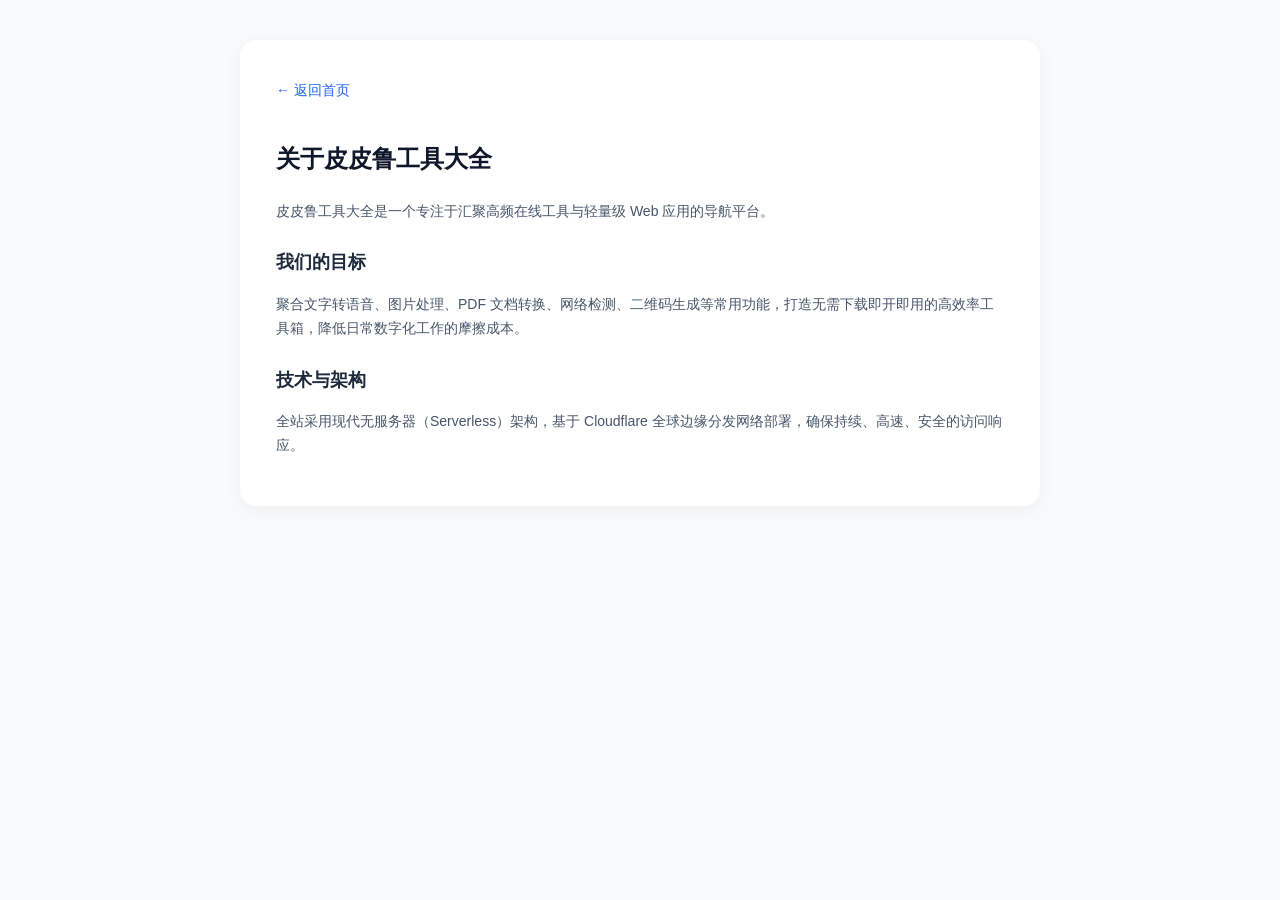
<file: public/about.html>
<!DOCTYPE html>
<html lang="zh-CN">
<head>
  <meta charset="UTF-8">
  <meta name="viewport" content="width=device-width, initial-scale=1.0">
  <title>关于我们 - 皮皮鲁工具大全</title>
  <style>
    body { font-family: -apple-system, BlinkMacSystemFont, "Segoe UI", Roboto, sans-serif; line-height: 1.7; color: #333; max-width: 800px; margin: 40px auto; padding: 0 20px; background: #f8fafc; }
    .card { background: #fff; padding: 36px; border-radius: 16px; box-shadow: 0 4px 20px rgba(0,0,0,0.05); }
    h1 { font-size: 24px; margin-bottom: 20px; color: #0f172a; }
    h2 { font-size: 18px; margin-top: 24px; color: #1e293b; }
    p { margin: 12px 0; color: #475569; font-size: 14px; }
    .back { display: inline-block; margin-bottom: 20px; color: #2563eb; text-decoration: none; font-size: 14px; }
  </style>
  <script src="https://res.zvo.cn/translate/translate.js"></script>
</head>
<body>
  <div class="card">
    <a href="/" class="back">← 返回首页</a>
    <h1>关于皮皮鲁工具大全</h1>
    <p>皮皮鲁工具大全是一个专注于汇聚高频在线工具与轻量级 Web 应用的导航平台。</p>
    <h2>我们的目标</h2>
    <p>聚合文字转语音、图片处理、PDF 文档转换、网络检测、二维码生成等常用功能，打造无需下载即开即用的高效率工具箱，降低日常数字化工作的摩擦成本。</p>
    <h2>技术与架构</h2>
    <p>全站采用现代无服务器（Serverless）架构，基于 Cloudflare 全球边缘分发网络部署，确保持续、高速、安全的访问响应。</p>
  </div>
  <script>
  (function() {
    function initTranslate() {
      if (typeof translate === 'undefined') {
        setTimeout(initTranslate, 100);
        return;
      }
      translate.selectLanguageTag.show = false;
      translate.service.use('client.edge');
      translate.execute();

      if (document.getElementById('lang-dropdown-wrapper')) return;

      const wrapper = document.createElement('div');
      wrapper.id = 'lang-dropdown-wrapper';
      wrapper.style.cssText = 'position:fixed;top:18px;right:20px;z-index:9999;';
      wrapper.innerHTML = `
        <button id="langMenuBtn" style="display:flex;align-items:center;gap:4px;padding:6px 12px;background:rgba(255,255,255,0.85);backdrop-filter:blur(8px);border:1px solid rgba(229,231,235,0.8);border-radius:8px;font-size:13px;font-weight:600;color:#1f2937;cursor:pointer;box-shadow:0 2px 6px rgba(0,0,0,0.08);">
          <span>🌐 语言</span>
          <span style="font-size:10px;opacity:0.7;">▼</span>
        </button>
        <div id="langMenu" style="display:none;position:absolute;right:0;top:100%;margin-top:6px;width:120px;background:#ffffff;border-radius:8px;box-shadow:0 10px 25px rgba(0,0,0,0.12);border:1px solid #e5e7eb;overflow:hidden;z-index:10000;padding:4px 0;">
          <a href="javascript:translate.changeLanguage('chinese_simplified');" style="display:block;padding:8px 14px;color:#374151;font-size:13px;text-decoration:none;">简体中文</a>
          <a href="javascript:translate.changeLanguage('english');" style="display:block;padding:8px 14px;color:#374151;font-size:13px;text-decoration:none;">English</a>
          <a href="javascript:translate.changeLanguage('spanish');" style="display:block;padding:8px 14px;color:#374151;font-size:13px;text-decoration:none;">Español</a>
          <a href="javascript:translate.changeLanguage('arabic');" style="display:block;padding:8px 14px;color:#374151;font-size:13px;text-decoration:none;">العربية</a>
        </div>
      `;
      document.body.appendChild(wrapper);

      const btn = document.getElementById('langMenuBtn');
      const menu = document.getElementById('langMenu');
      btn.onclick = function(e) {
        e.stopPropagation();
        menu.style.display = menu.style.display === 'none' ? 'block' : 'none';
      };
      document.addEventListener('click', function(e) {
        if (!wrapper.contains(e.target)) menu.style.display = 'none';
      });
      menu.onclick = function() {
        menu.style.display = 'none';
      };
    }

    if (document.readyState === 'loading') {
      document.addEventListener('DOMContentLoaded', initTranslate);
    } else {
      initTranslate();
    }
  })();
</script>
</body>
</html>
</file>
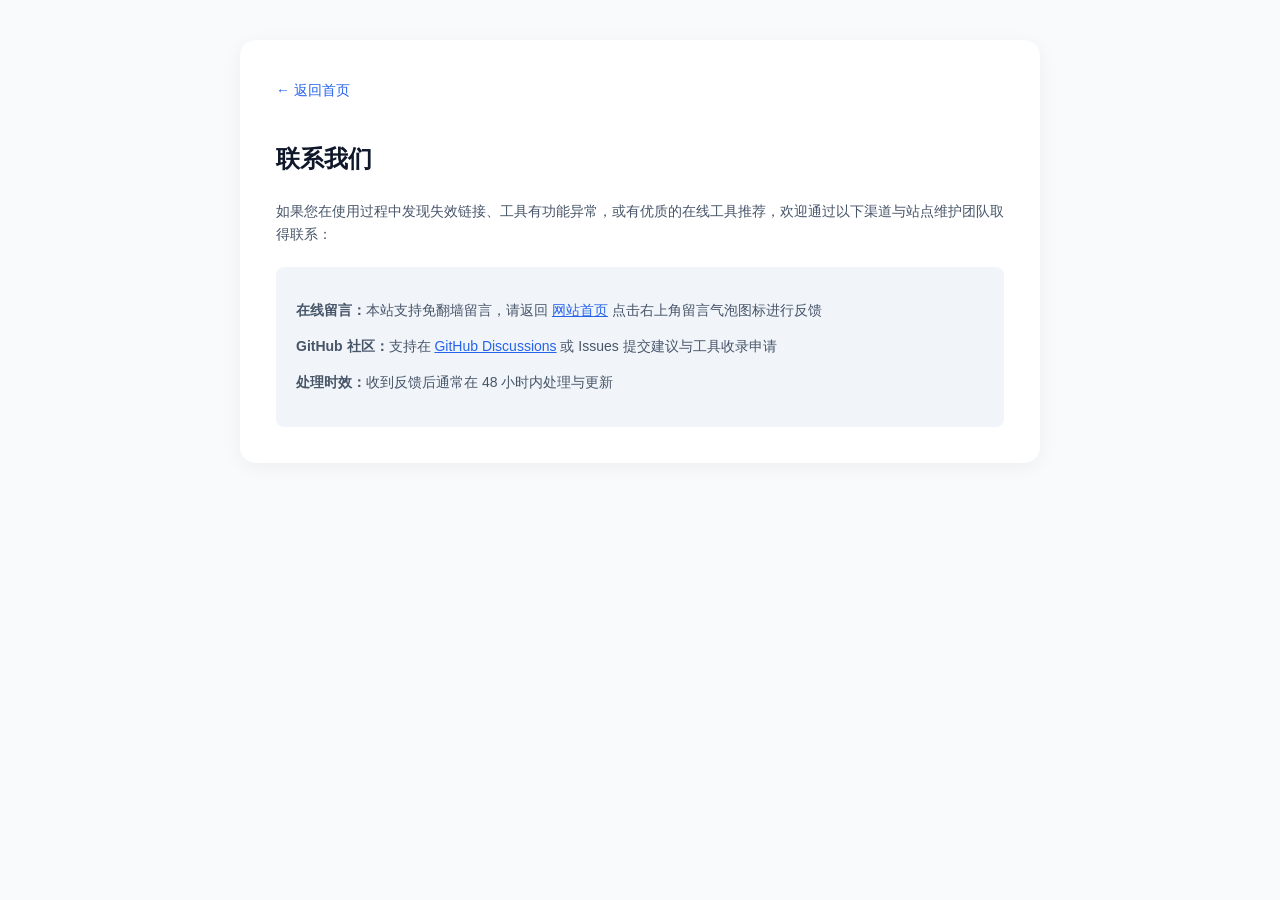
<file: public/contact.html>
<!DOCTYPE html>
<html lang="zh-CN">
<head>
  <meta charset="UTF-8">
  <meta name="viewport" content="width=device-width, initial-scale=1.0">
  <title>联系方式 - 皮皮鲁工具大全</title>
  <style>
    body { font-family: -apple-system, BlinkMacSystemFont, "Segoe UI", Roboto, sans-serif; line-height: 1.7; color: #333; max-width: 800px; margin: 40px auto; padding: 0 20px; background: #f8fafc; }
    .card { background: #fff; padding: 36px; border-radius: 16px; box-shadow: 0 4px 20px rgba(0,0,0,0.05); }
    h1 { font-size: 24px; margin-bottom: 20px; color: #0f172a; }
    p { margin: 12px 0; color: #475569; font-size: 14px; }
    .contact-box { background: #f1f5f9; padding: 20px; border-radius: 8px; margin-top: 20px; }
    .back { display: inline-block; margin-bottom: 20px; color: #2563eb; text-decoration: none; font-size: 14px; }
  </style>
  <script src="https://res.zvo.cn/translate/translate.js"></script>
</head>
<body>
  <div class="card">
    <a href="/" class="back">← 返回首页</a>
    <h1>联系我们</h1>
    <p>如果您在使用过程中发现失效链接、工具有功能异常，或有优质的在线工具推荐，欢迎通过以下渠道与站点维护团队取得联系：</p>
 <div class="contact-box">
  <p><strong>在线留言：</strong>本站支持免翻墙留言，请返回 <a href="/" style="color:#2563eb;text-decoration:underline;">网站首页</a> 点击右上角留言气泡图标进行反馈</p>
  <p><strong>GitHub 社区：</strong>支持在 <a href="https://github.com/walter19821015/web-nav/discussions" target="_blank" rel="noopener noreferrer" style="color:#2563eb;text-decoration:underline;">GitHub Discussions</a> 或 Issues 提交建议与工具收录申请</p>
  <p><strong>处理时效：</strong>收到反馈后通常在 48 小时内处理与更新</p>
</div>
  </div>
  <script>
  (function() {
    function initTranslate() {
      if (typeof translate === 'undefined') {
        setTimeout(initTranslate, 100);
        return;
      }
      translate.selectLanguageTag.show = false;
      translate.service.use('client.edge');
      translate.execute();

      if (document.getElementById('lang-dropdown-wrapper')) return;

      const wrapper = document.createElement('div');
      wrapper.id = 'lang-dropdown-wrapper';
      wrapper.style.cssText = 'position:fixed;top:18px;right:20px;z-index:9999;';
      wrapper.innerHTML = `
        <button id="langMenuBtn" style="display:flex;align-items:center;gap:4px;padding:6px 12px;background:rgba(255,255,255,0.85);backdrop-filter:blur(8px);border:1px solid rgba(229,231,235,0.8);border-radius:8px;font-size:13px;font-weight:600;color:#1f2937;cursor:pointer;box-shadow:0 2px 6px rgba(0,0,0,0.08);">
          <span>🌐 语言</span>
          <span style="font-size:10px;opacity:0.7;">▼</span>
        </button>
        <div id="langMenu" style="display:none;position:absolute;right:0;top:100%;margin-top:6px;width:120px;background:#ffffff;border-radius:8px;box-shadow:0 10px 25px rgba(0,0,0,0.12);border:1px solid #e5e7eb;overflow:hidden;z-index:10000;padding:4px 0;">
          <a href="javascript:translate.changeLanguage('chinese_simplified');" style="display:block;padding:8px 14px;color:#374151;font-size:13px;text-decoration:none;">简体中文</a>
          <a href="javascript:translate.changeLanguage('english');" style="display:block;padding:8px 14px;color:#374151;font-size:13px;text-decoration:none;">English</a>
          <a href="javascript:translate.changeLanguage('spanish');" style="display:block;padding:8px 14px;color:#374151;font-size:13px;text-decoration:none;">Español</a>
          <a href="javascript:translate.changeLanguage('arabic');" style="display:block;padding:8px 14px;color:#374151;font-size:13px;text-decoration:none;">العربية</a>
        </div>
      `;
      document.body.appendChild(wrapper);

      const btn = document.getElementById('langMenuBtn');
      const menu = document.getElementById('langMenu');
      btn.onclick = function(e) {
        e.stopPropagation();
        menu.style.display = menu.style.display === 'none' ? 'block' : 'none';
      };
      document.addEventListener('click', function(e) {
        if (!wrapper.contains(e.target)) menu.style.display = 'none';
      });
      menu.onclick = function() {
        menu.style.display = 'none';
      };
    }

    if (document.readyState === 'loading') {
      document.addEventListener('DOMContentLoaded', initTranslate);
    } else {
      initTranslate();
    }
  })();
</script>
</body>
</html>
</file>
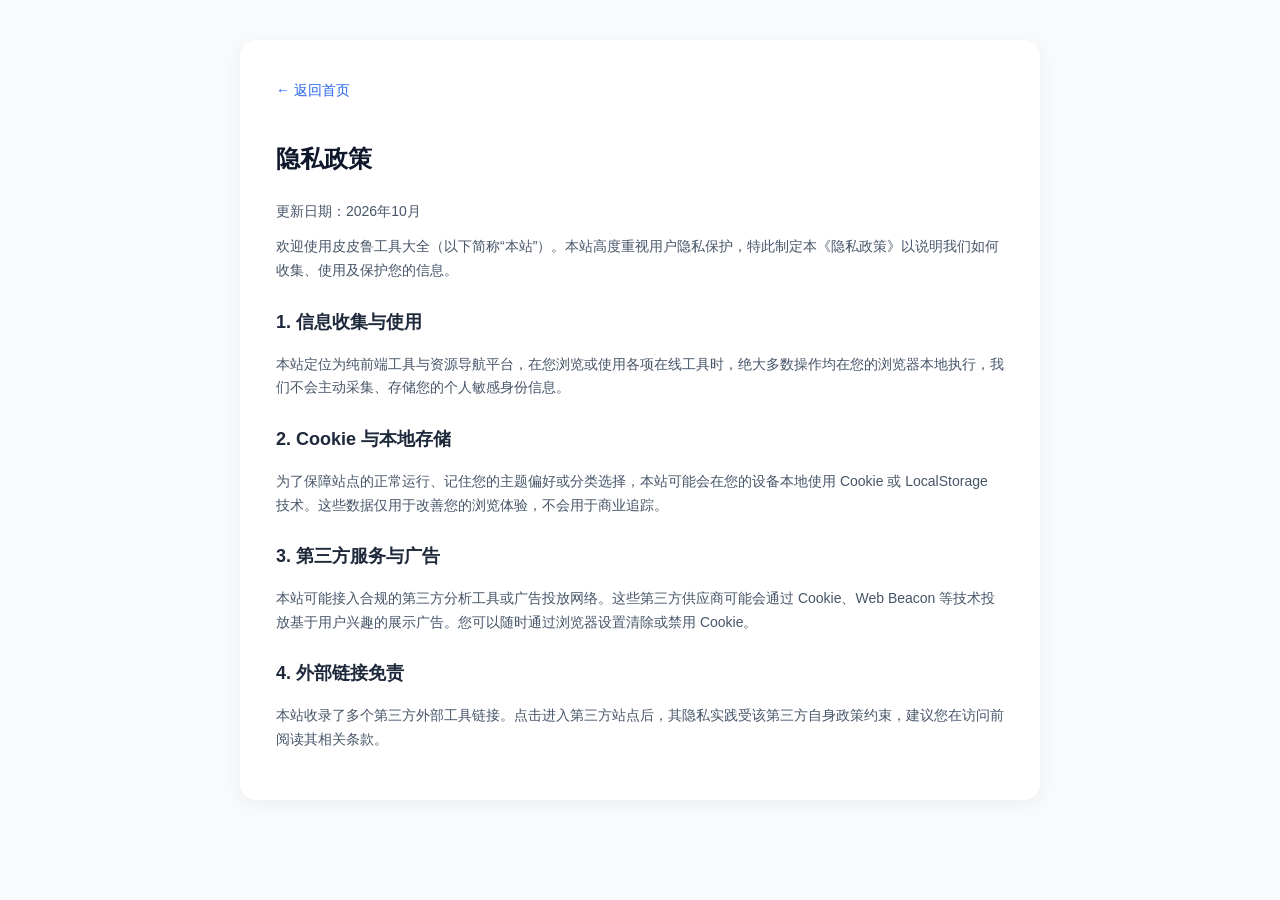
<file: public/privacy.html>
<!DOCTYPE html>
<html lang="zh-CN">
<head>
  <meta charset="UTF-8">
  <meta name="viewport" content="width=device-width, initial-scale=1.0">
  <title>隐私政策 - 皮皮鲁工具大全</title>
  <style>
    body { font-family: -apple-system, BlinkMacSystemFont, "Segoe UI", Roboto, sans-serif; line-height: 1.7; color: #333; max-width: 800px; margin: 40px auto; padding: 0 20px; background: #f8fafc; }
    .card { background: #fff; padding: 36px; border-radius: 16px; box-shadow: 0 4px 20px rgba(0,0,0,0.05); }
    h1 { font-size: 24px; margin-bottom: 20px; color: #0f172a; }
    h2 { font-size: 18px; margin-top: 24px; color: #1e293b; }
    p { margin: 12px 0; color: #475569; font-size: 14px; }
    .back { display: inline-block; margin-bottom: 20px; color: #2563eb; text-decoration: none; font-size: 14px; }
  </style>
  <!-- 引入轻量翻译引擎 -->
<script src="https://res.zvo.cn/translate/translate.js"></script>
</head>
<body>
  <div class="card">
    <a href="/" class="back">← 返回首页</a>
    <h1>隐私政策</h1>
    <p>更新日期：2026年10月</p>
    <p>欢迎使用皮皮鲁工具大全（以下简称“本站”）。本站高度重视用户隐私保护，特此制定本《隐私政策》以说明我们如何收集、使用及保护您的信息。</p>
    <h2>1. 信息收集与使用</h2>
    <p>本站定位为纯前端工具与资源导航平台，在您浏览或使用各项在线工具时，绝大多数操作均在您的浏览器本地执行，我们不会主动采集、存储您的个人敏感身份信息。</p>
    <h2>2. Cookie 与本地存储</h2>
    <p>为了保障站点的正常运行、记住您的主题偏好或分类选择，本站可能会在您的设备本地使用 Cookie 或 LocalStorage 技术。这些数据仅用于改善您的浏览体验，不会用于商业追踪。</p>
    <h2>3. 第三方服务与广告</h2>
    <p>本站可能接入合规的第三方分析工具或广告投放网络。这些第三方供应商可能会通过 Cookie、Web Beacon 等技术投放基于用户兴趣的展示广告。您可以随时通过浏览器设置清除或禁用 Cookie。</p>
    <h2>4. 外部链接免责</h2>
    <script>
  (function() {
    function initTranslate() {
      if (typeof translate === 'undefined') {
        setTimeout(initTranslate, 100);
        return;
      }
      translate.selectLanguageTag.show = false;
      translate.service.use('client.edge');
      translate.execute();

      if (document.getElementById('lang-dropdown-wrapper')) return;

      const wrapper = document.createElement('div');
      wrapper.id = 'lang-dropdown-wrapper';
      wrapper.style.cssText = 'position:fixed;top:18px;right:20px;z-index:9999;';
      wrapper.innerHTML = `
        <button id="langMenuBtn" style="display:flex;align-items:center;gap:4px;padding:6px 12px;background:rgba(255,255,255,0.85);backdrop-filter:blur(8px);border:1px solid rgba(229,231,235,0.8);border-radius:8px;font-size:13px;font-weight:600;color:#1f2937;cursor:pointer;box-shadow:0 2px 6px rgba(0,0,0,0.08);">
          <span>🌐 语言</span>
          <span style="font-size:10px;opacity:0.7;">▼</span>
        </button>
        <div id="langMenu" style="display:none;position:absolute;right:0;top:100%;margin-top:6px;width:120px;background:#ffffff;border-radius:8px;box-shadow:0 10px 25px rgba(0,0,0,0.12);border:1px solid #e5e7eb;overflow:hidden;z-index:10000;padding:4px 0;">
          <a href="javascript:translate.changeLanguage('chinese_simplified');" style="display:block;padding:8px 14px;color:#374151;font-size:13px;text-decoration:none;">简体中文</a>
          <a href="javascript:translate.changeLanguage('english');" style="display:block;padding:8px 14px;color:#374151;font-size:13px;text-decoration:none;">English</a>
          <a href="javascript:translate.changeLanguage('spanish');" style="display:block;padding:8px 14px;color:#374151;font-size:13px;text-decoration:none;">Español</a>
          <a href="javascript:translate.changeLanguage('arabic');" style="display:block;padding:8px 14px;color:#374151;font-size:13px;text-decoration:none;">العربية</a>
        </div>
      `;
      document.body.appendChild(wrapper);

      const btn = document.getElementById('langMenuBtn');
      const menu = document.getElementById('langMenu');
      btn.onclick = function(e) {
        e.stopPropagation();
        menu.style.display = menu.style.display === 'none' ? 'block' : 'none';
      };
      document.addEventListener('click', function(e) {
        if (!wrapper.contains(e.target)) menu.style.display = 'none';
      });
      menu.onclick = function() {
        menu.style.display = 'none';
      };
    }

    if (document.readyState === 'loading') {
      document.addEventListener('DOMContentLoaded', initTranslate);
    } else {
      initTranslate();
    }
  })();
</script>
    <p>本站收录了多个第三方外部工具链接。点击进入第三方站点后，其隐私实践受该第三方自身政策约束，建议您在访问前阅读其相关条款。</p>
  </div>
</body>
</html>
</file>
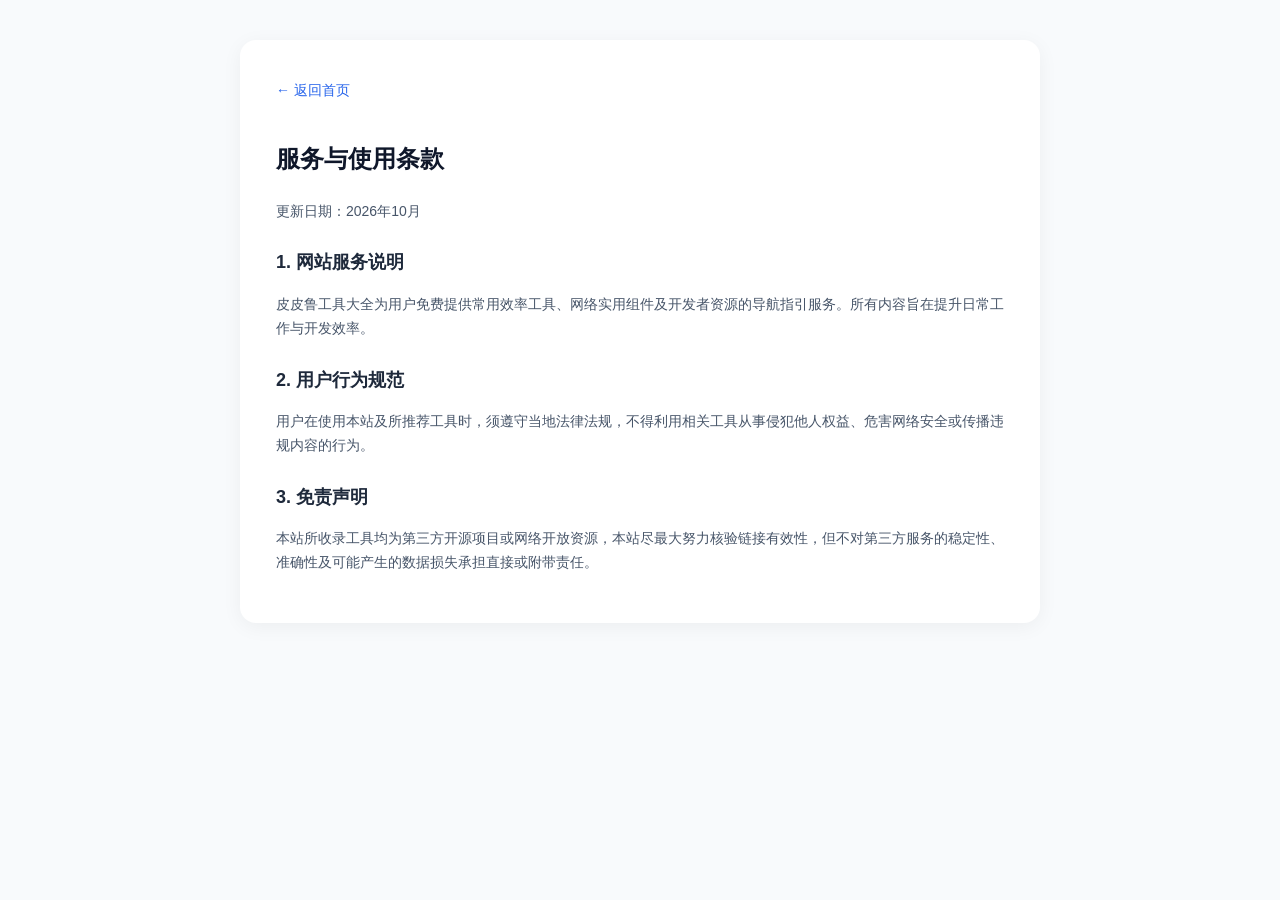
<file: public/terms.html>
<!DOCTYPE html>
<html lang="zh-CN">
<head>
  <meta charset="UTF-8">
  <meta name="viewport" content="width=device-width, initial-scale=1.0">
  <title>使用条款 - 皮皮鲁工具大全</title>
  <style>
    body { font-family: -apple-system, BlinkMacSystemFont, "Segoe UI", Roboto, sans-serif; line-height: 1.7; color: #333; max-width: 800px; margin: 40px auto; padding: 0 20px; background: #f8fafc; }
    .card { background: #fff; padding: 36px; border-radius: 16px; box-shadow: 0 4px 20px rgba(0,0,0,0.05); }
    h1 { font-size: 24px; margin-bottom: 20px; color: #0f172a; }
    h2 { font-size: 18px; margin-top: 24px; color: #1e293b; }
    p { margin: 12px 0; color: #475569; font-size: 14px; }
    .back { display: inline-block; margin-bottom: 20px; color: #2563eb; text-decoration: none; font-size: 14px; }
  </style>
  <script src="https://res.zvo.cn/translate/translate.js"></script>
</head>
<body>
  <div class="card">
    <a href="/" class="back">← 返回首页</a>
    <h1>服务与使用条款</h1>
    <p>更新日期：2026年10月</p>
    <h2>1. 网站服务说明</h2>
    <p>皮皮鲁工具大全为用户免费提供常用效率工具、网络实用组件及开发者资源的导航指引服务。所有内容旨在提升日常工作与开发效率。</p>
    <h2>2. 用户行为规范</h2>
    <p>用户在使用本站及所推荐工具时，须遵守当地法律法规，不得利用相关工具从事侵犯他人权益、危害网络安全或传播违规内容的行为。</p>
    <h2>3. 免责声明</h2>
    <p>本站所收录工具均为第三方开源项目或网络开放资源，本站尽最大努力核验链接有效性，但不对第三方服务的稳定性、准确性及可能产生的数据损失承担直接或附带责任。</p>
  </div>
  <script>
  (function() {
    function initTranslate() {
      if (typeof translate === 'undefined') {
        setTimeout(initTranslate, 100);
        return;
      }
      translate.selectLanguageTag.show = false;
      translate.service.use('client.edge');
      translate.execute();

      if (document.getElementById('lang-dropdown-wrapper')) return;

      const wrapper = document.createElement('div');
      wrapper.id = 'lang-dropdown-wrapper';
      wrapper.style.cssText = 'position:fixed;top:18px;right:20px;z-index:9999;';
      wrapper.innerHTML = `
        <button id="langMenuBtn" style="display:flex;align-items:center;gap:4px;padding:6px 12px;background:rgba(255,255,255,0.85);backdrop-filter:blur(8px);border:1px solid rgba(229,231,235,0.8);border-radius:8px;font-size:13px;font-weight:600;color:#1f2937;cursor:pointer;box-shadow:0 2px 6px rgba(0,0,0,0.08);">
          <span>🌐 语言</span>
          <span style="font-size:10px;opacity:0.7;">▼</span>
        </button>
        <div id="langMenu" style="display:none;position:absolute;right:0;top:100%;margin-top:6px;width:120px;background:#ffffff;border-radius:8px;box-shadow:0 10px 25px rgba(0,0,0,0.12);border:1px solid #e5e7eb;overflow:hidden;z-index:10000;padding:4px 0;">
          <a href="javascript:translate.changeLanguage('chinese_simplified');" style="display:block;padding:8px 14px;color:#374151;font-size:13px;text-decoration:none;">简体中文</a>
          <a href="javascript:translate.changeLanguage('english');" style="display:block;padding:8px 14px;color:#374151;font-size:13px;text-decoration:none;">English</a>
          <a href="javascript:translate.changeLanguage('spanish');" style="display:block;padding:8px 14px;color:#374151;font-size:13px;text-decoration:none;">Español</a>
          <a href="javascript:translate.changeLanguage('arabic');" style="display:block;padding:8px 14px;color:#374151;font-size:13px;text-decoration:none;">العربية</a>
        </div>
      `;
      document.body.appendChild(wrapper);

      const btn = document.getElementById('langMenuBtn');
      const menu = document.getElementById('langMenu');
      btn.onclick = function(e) {
        e.stopPropagation();
        menu.style.display = menu.style.display === 'none' ? 'block' : 'none';
      };
      document.addEventListener('click', function(e) {
        if (!wrapper.contains(e.target)) menu.style.display = 'none';
      });
      menu.onclick = function() {
        menu.style.display = 'none';
      };
    }

    if (document.readyState === 'loading') {
      document.addEventListener('DOMContentLoaded', initTranslate);
    } else {
      initTranslate();
    }
  })();
</script>
</body>
</html>
</file>
